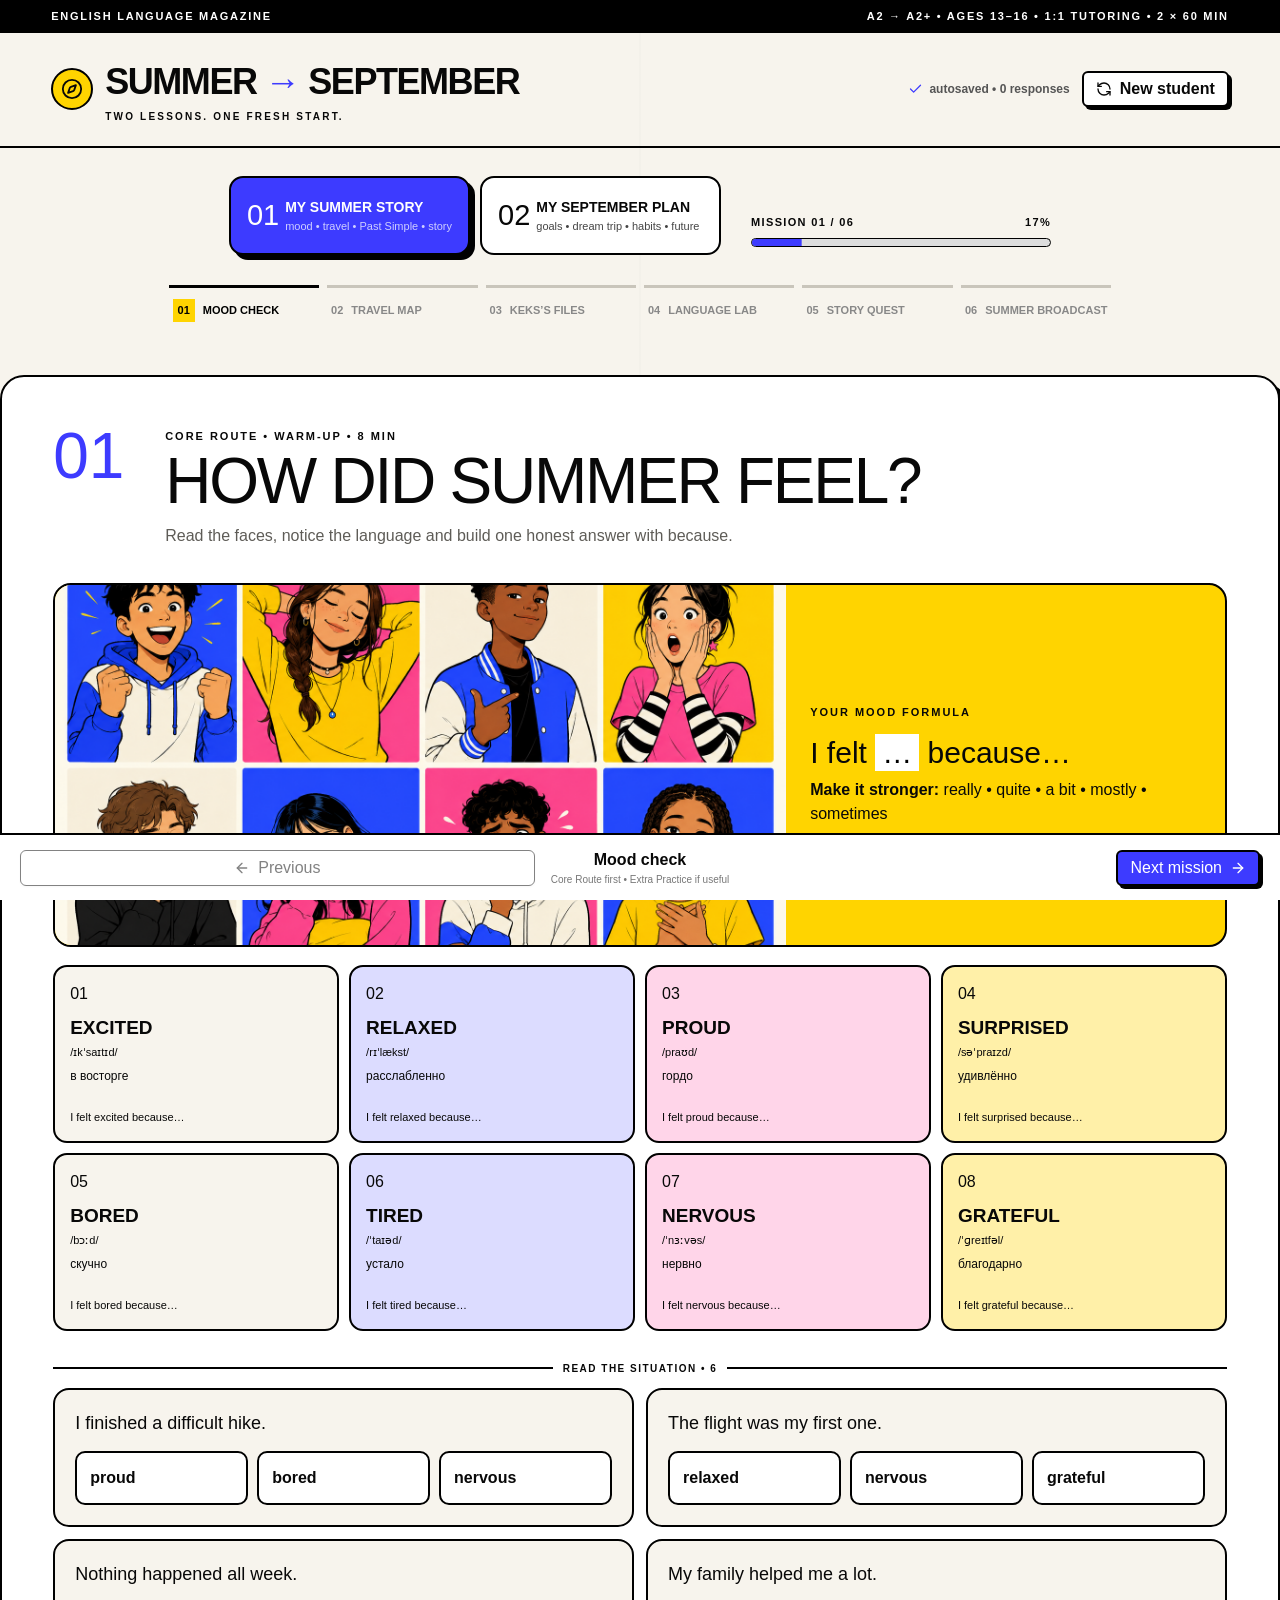
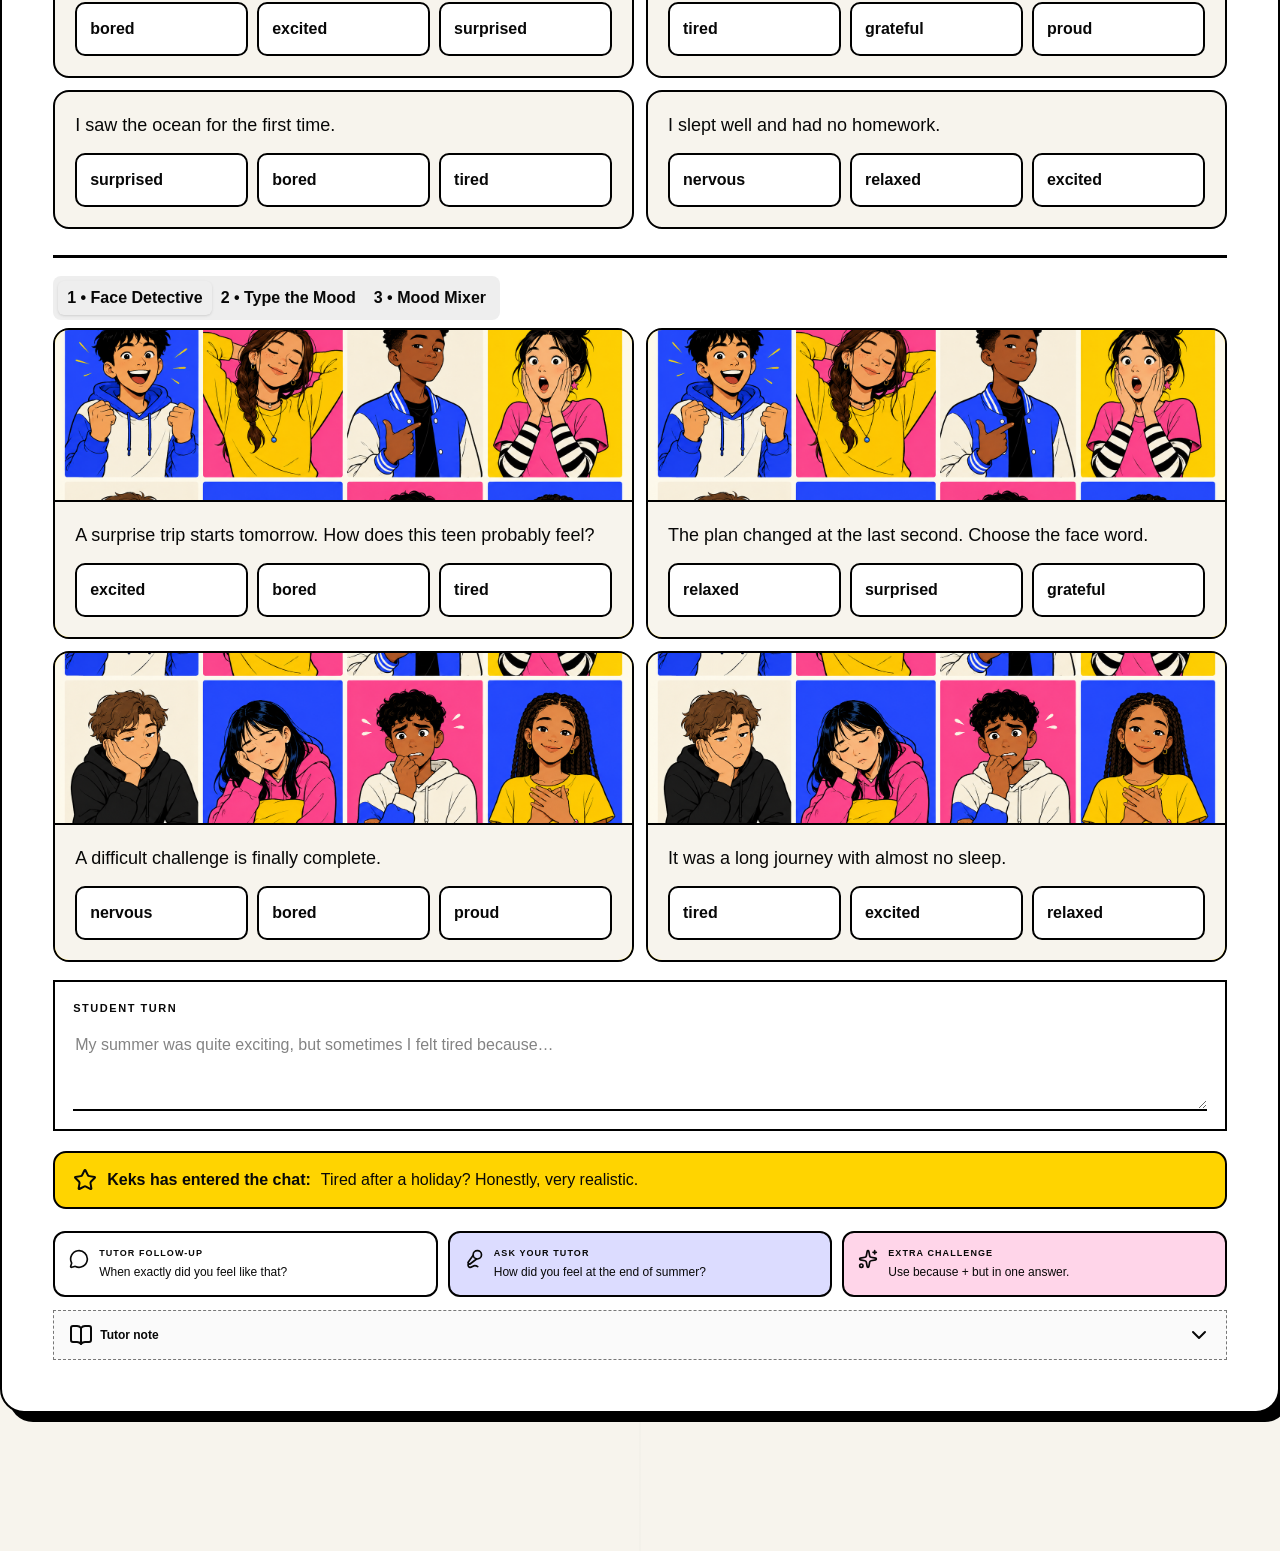
<file: index.html>
<!DOCTYPE html><html lang="en"><head><meta charSet="utf-8"/><meta name="viewport" content="width=device-width, initial-scale=1"/><link rel="stylesheet" href="./assets/index-CCPThHAn.css" data-rsc-css-href="./assets/index-CCPThHAn.css" data-precedence="vite-rsc/importer-resources"/><link rel="modulepreload" href="./assets/layout-segment-context-CStMTSqH.js" crossorigin=""/><link rel="modulepreload" href="./assets/rolldown-runtime-S-ySWqyJ.js" crossorigin=""/><link rel="modulepreload" href="./assets/index-Be3tiILI.js" crossorigin=""/><link rel="modulepreload" href="./assets/framework-CXnKph_e.js" crossorigin=""/><link rel="modulepreload" href="./assets/course-Lq9WtXDf.js" crossorigin=""/><title>Summer → September | Interactive English Lessons</title><meta name="description" content="Two professional interactive A2–A2+ English lessons for individual tutoring: summer memories, travel, Past Simple, school-year goals and future plans."/><link rel="shortcut icon" href="./favicon.svg"/><link rel="icon" href="./favicon.svg"/><meta name="codex-preview" content="development"/><script>self.__VINEXT_RSC_PARAMS__={}</script><script>self.__VINEXT_RSC_NAV__={"pathname":"/","searchParams":[]}</script><link rel="modulepreload" href="./assets/index-Be3tiILI.js" />
</head><body class="antialiased"><main class="loading"><svg xmlns="http://www.w3.org/2000/svg" width="24" height="24" viewBox="0 0 24 24" fill="none" stroke="currentColor" stroke-width="2" stroke-linecap="round" stroke-linejoin="round" class="lucide lucide-compass" aria-hidden="true"><circle cx="12" cy="12" r="10"></circle><path d="m16.24 7.76-1.804 5.411a2 2 0 0 1-1.265 1.265L7.76 16.24l1.804-5.411a2 2 0 0 1 1.265-1.265z"></path></svg>Opening the summer files…</main><script id="_R_">import("./assets/index-Be3tiILI.js")</script></body></html><script>self.__VINEXT_RSC_CHUNKS__=self.__VINEXT_RSC_CHUNKS__||[];self.__VINEXT_RSC_CHUNKS__.push("2:I[\"8c0f216c4604\",[],\"Children\",1]\n3:I[\"15c18cfaeeff\",[],\"LayoutSegmentProvider\",1]\n4:I[\"8c0f216c4604\",[],\"Slot\",1]\n5:I[\"593f344dc510\",[],\"RedirectBoundary\",1]\n:HL[\"./assets/index-CCPThHAn.css\",\"style\"]\n0:{\"__route\":\"route:/\",\"__interceptionContext\":null,\"__layoutIds\":[\"layout:/\"],\"__rootLayout\":\"/\",\"page:/\":\"$L1\",\"layout:/\":[[[[\"$\",\"link\",\"css:/assets/index-CCPThHAn.css\",{\"rel\":\"stylesheet\",\"precedence\":\"vite-rsc/importer-resources\",\"href\":\"./assets/index-CCPThHAn.css\",\"data-rsc-css-href\":\"./assets/index-CCPThHAn.css\"}],\"$undefined\"],[\"$\",\"html\",null,{\"lang\":\"en\",\"children\":[\"$\",\"body\",null,{\"className\":\"antialiased\",\"children\":[\"$\",\"$L2\",null,{}]}]}]],null],\"route:/\":[[[\"$\",\"meta\",null,{\"charSet\":\"utf-8\"}],[[\"$\",\"title\",\"0\",{\"children\":\"Summer → September | Interactive English Lessons\"}],[\"$\",\"meta\",\"1\",{\"name\":\"description\",\"content\":\"Two professional interactive A2–A2+ English lessons for individual tutoring: summer memories, travel, Past Simple, school-year goals and future plans.\"}],[\"$\",\"link\",\"2\",{\"rel\":\"shortcut icon\",\"href\":\"./favicon.svg\"}],[\"$\",\"link\",\"3\",{\"rel\":\"icon\",\"href\":\"./favicon.svg\"}],[\"$\",\"meta\",\"4\",{\"name\":\"codex-preview\",\"content\":\"development\"}]],[[\"$\",\"meta\",\"0\",{\"name\":\"viewport\",\"content\":\"width=device-width, initial-scale=1\"}]]],[\"$\",\"$L3\",null,{\"segmentMap\":{\"children\":[]},\"children\":[\"$\",\"$L4\",null,{\"id\":\"layout:/\",\"parallelSlots\":\"$undefined\",\"children\":[\"$\",\"$L5\",null,{\"children\":[\"$\",\"$L3\",null,{\"segmentMap\":{\"children\":[]},\"children\":[\"$\",\"$L4\",null,{\"id\":\"page:/\"}]}]}]}]}]],\"__layoutFlags\":{\"layout:/\":\"s\"},\"__artifactCompatibility\":{\"schemaVersion\":1,\"graphVersion\":\"app-route-graph:4uhn5s1wvoptc\",\"deploymentVersion\":\"4a14c316-baa6-4887-a4c7-a4bf99bea3fa\",\"appElementsSchemaVersion\":1,\"rscPayloadSchemaVersion\":1,\"rootBoundaryId\":\"/\",\"renderEpoch\":null}}\n")</script><script>self.__VINEXT_RSC_CHUNKS__=self.__VINEXT_RSC_CHUNKS__||[];self.__VINEXT_RSC_CHUNKS__.push("6:I[\"9a45a750bb68\",[],\"default\",1]\n1:[\"$\",\"$L6\",null,{}]\n")</script><script>self.__VINEXT_RSC_DONE__=true</script>
</file>
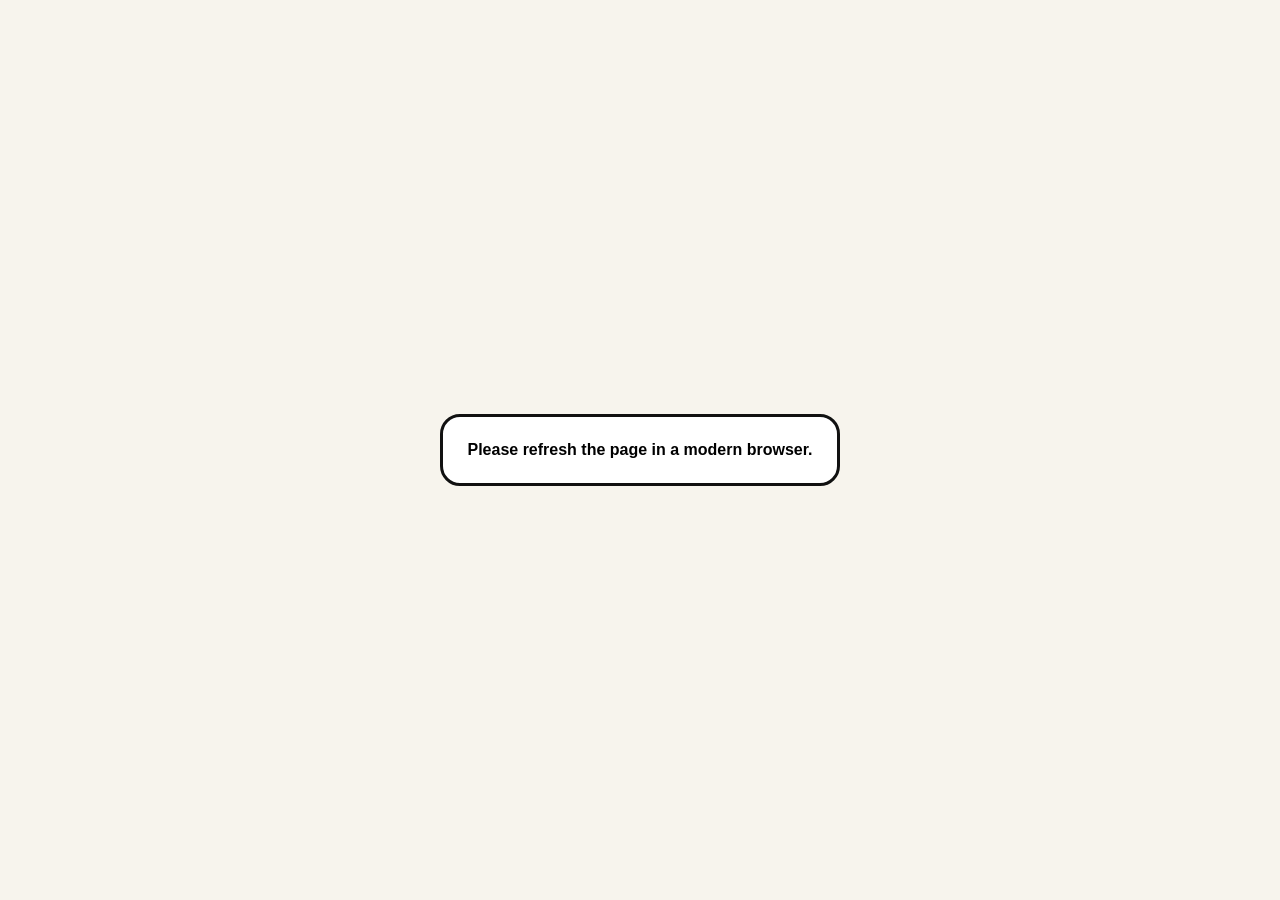
<file: reading-academy/index.html>
<!doctype html><html><head><meta charset="utf-8"><meta name="viewport" content="width=device-width,initial-scale=1"><title>Reading Academy</title><style>body{font-family:Arial,sans-serif;background:#F7F4ED;display:grid;place-items:center;min-height:100vh;margin:0}.load{padding:24px;border:3px solid #111;border-radius:20px;background:white;font-weight:900}</style></head><body><div class="load">Loading Reading Academy…</div><script src="payload-1.js"></script><script src="payload-2.js"></script><script src="payload-31.js"></script><script src="payload-32.js"></script><script src="payload-4.js"></script><script>(async()=>{try{const b64=window.RA_PARTS.join('');const bytes=Uint8Array.from(atob(b64),c=>c.charCodeAt(0));const ds=new DecompressionStream('gzip');const txt=await new Response(new Blob([bytes]).stream().pipeThrough(ds)).text();document.open();document.write(txt);document.close();}catch(e){document.body.innerHTML='<div class="load">Please refresh the page in a modern browser.</div>';console.error(e)}})();</script></body></html>
</file>
